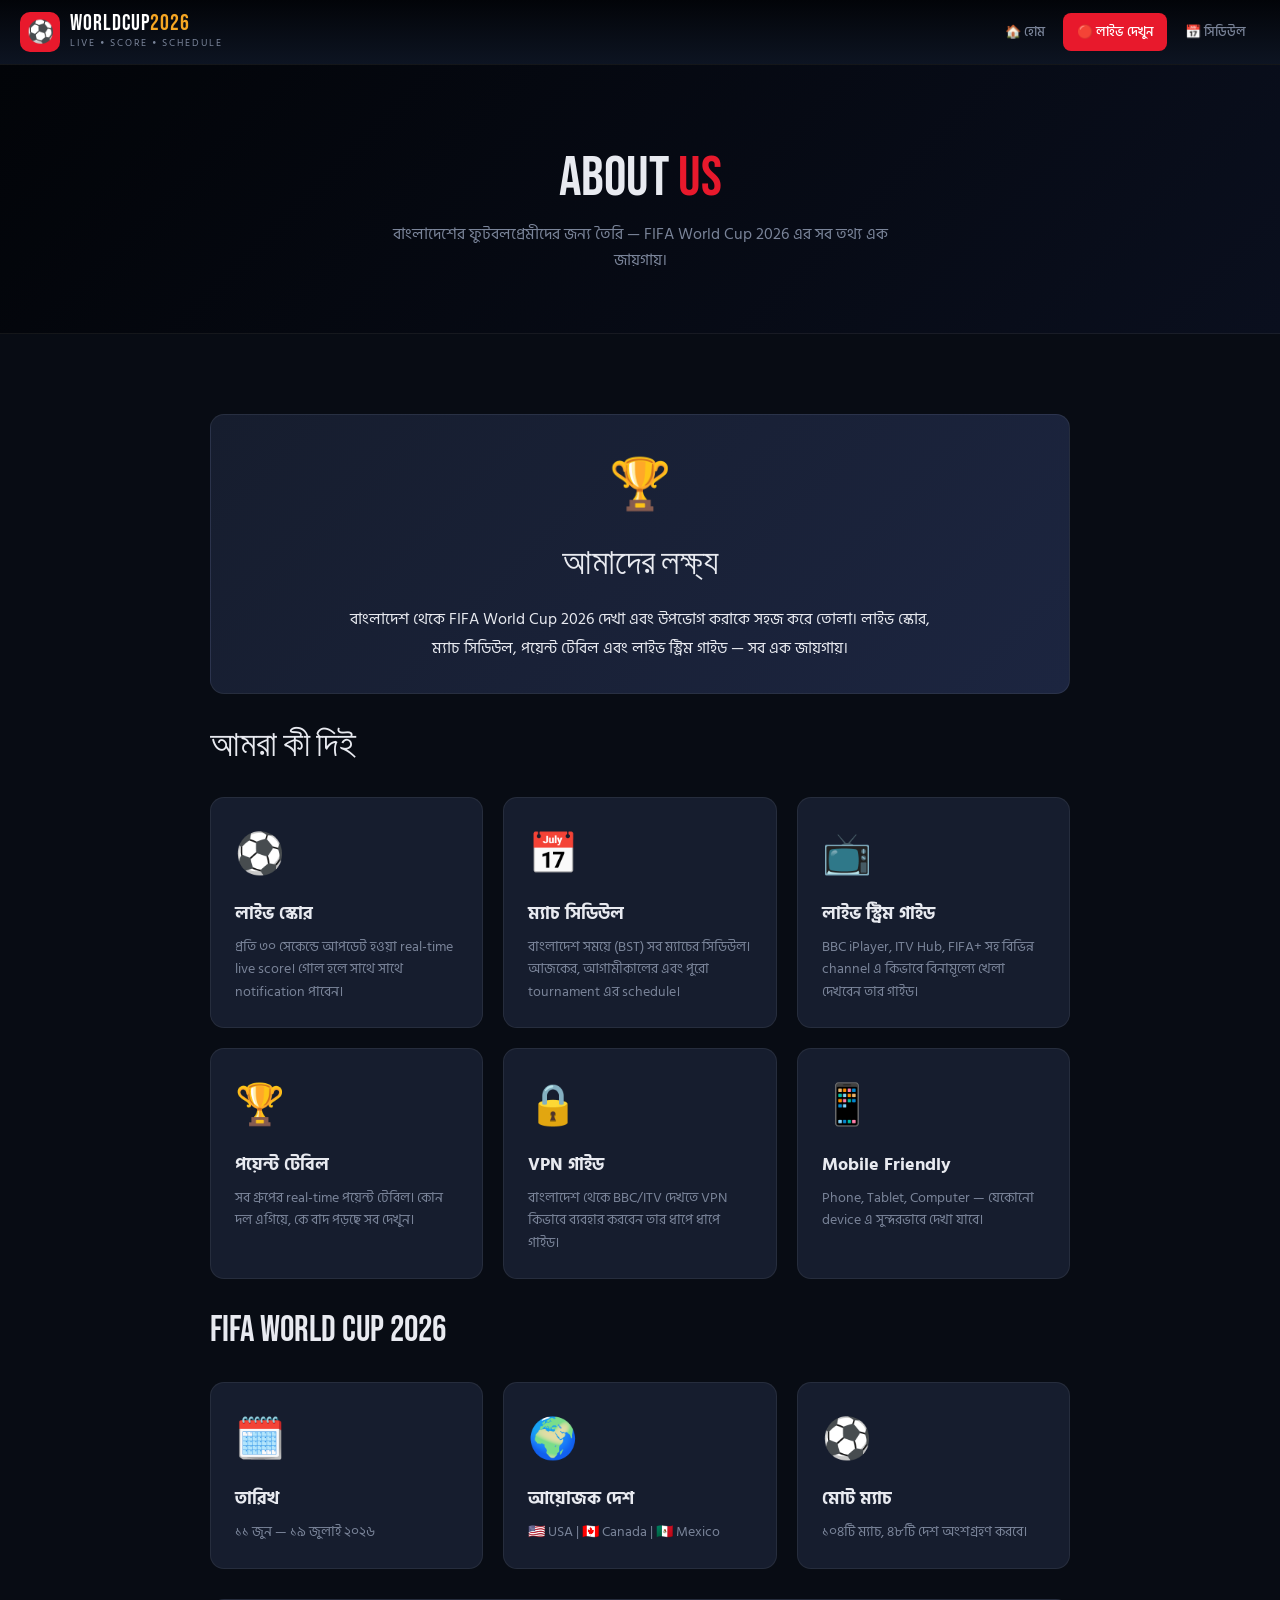
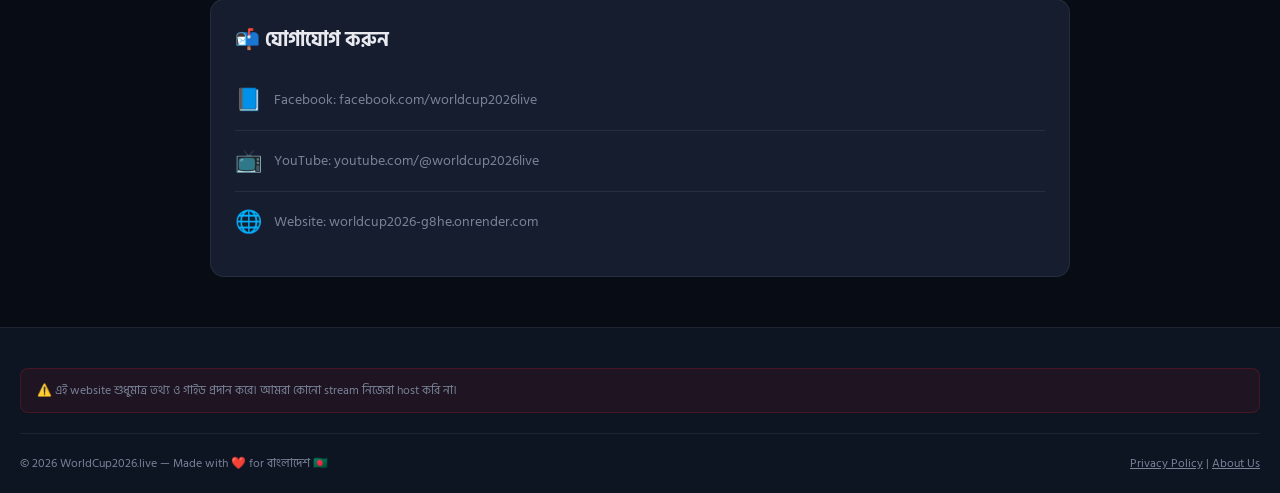
<file: frontend/about.html>
<!doctype html>
<html lang="bn">
  <head>
    <meta charset="UTF-8" />
    <meta name="viewport" content="width=device-width, initial-scale=1.0" />
    <title>About Us — WorldCup2026.live</title>
    <link
      href="https://fonts.googleapis.com/css2?family=Hind+Siliguri:wght@400;500;600;700&family=Bebas+Neue&display=swap"
      rel="stylesheet"
    />
    <link rel="stylesheet" href="css/style.css" />
    <style>
      .page-hero {
        background: linear-gradient(135deg, #020408, #0a0f1e);
        padding: 80px 20px 60px;
        border-bottom: 1px solid var(--border);
        text-align: center;
      }
      .page-title {
        font-family: "Bebas Neue", sans-serif;
        font-size: 56px;
        margin-bottom: 10px;
      }
      .page-title span {
        color: var(--red);
      }
      .page-subtitle {
        color: var(--muted);
        font-size: 16px;
        max-width: 500px;
        margin: 0 auto;
        line-height: 1.6;
      }
      .content-wrap {
        max-width: 900px;
        margin: 0 auto;
        padding: 50px 20px;
      }
      .about-grid {
        display: grid;
        grid-template-columns: repeat(auto-fill, minmax(260px, 1fr));
        gap: 20px;
        margin: 30px 0;
      }
      .about-card {
        background: var(--card);
        border: 1px solid var(--border);
        border-radius: 14px;
        padding: 24px;
      }
      .about-card .icon {
        font-size: 40px;
        margin-bottom: 12px;
      }
      .about-card h3 {
        font-size: 18px;
        font-weight: 700;
        margin-bottom: 8px;
      }
      .about-card p {
        font-size: 14px;
        color: var(--muted);
        line-height: 1.6;
      }
      .section-title2 {
        font-family: "Bebas Neue", sans-serif;
        font-size: 36px;
        margin-bottom: 20px;
      }
      .mission-box {
        background: linear-gradient(135deg, var(--card), var(--card2));
        border: 1px solid var(--border);
        border-radius: 14px;
        padding: 30px;
        margin: 30px 0;
        text-align: center;
      }
      .mission-box p {
        font-size: 16px;
        color: var(--text);
        line-height: 1.8;
        max-width: 600px;
        margin: 0 auto;
      }
      .contact-box {
        background: var(--card);
        border: 1px solid var(--border);
        border-radius: 14px;
        padding: 24px;
        margin-top: 30px;
      }
      .contact-box h3 {
        font-size: 20px;
        font-weight: 700;
        margin-bottom: 14px;
      }
      .contact-item {
        display: flex;
        align-items: center;
        gap: 12px;
        padding: 12px 0;
        border-bottom: 1px solid var(--border);
        font-size: 14px;
        color: var(--muted);
      }
      .contact-item:last-child {
        border-bottom: none;
      }
      .contact-item .ci {
        font-size: 22px;
      }
    </style>
    <!-- Google AdSense -->
    <script
      async
      src="https://pagead2.googlesyndication.com/pagead/js/adsbygoogle.js?client=ca-pub-2718693079071274"
      crossorigin="anonymous"
    ></script>
  </head>
  <body>
    <header>
      <div class="header-inner">
        <a href="index.html" class="logo">
          <div class="logo-icon">⚽</div>
          <div>
            <div class="logo-text">WORLDCUP<span>2026</span></div>
            <div class="logo-sub">LIVE • SCORE • SCHEDULE</div>
          </div>
        </a>
        <nav id="mainNav">
          <a href="index.html">🏠 হোম</a>
          <a href="index.html#watch" class="live-btn">🔴 লাইভ দেখুন</a>
          <a href="index.html#schedule">📅 সিডিউল</a>
        </nav>
      </div>
    </header>

    <div class="page-hero">
      <div class="page-title">ABOUT <span>US</span></div>
      <p class="page-subtitle">
        বাংলাদেশের ফুটবলপ্রেমীদের জন্য তৈরি — FIFA World Cup 2026 এর সব তথ্য এক
        জায়গায়।
      </p>
    </div>

    <div class="content-wrap">
      <!-- MISSION -->
      <div class="mission-box">
        <div style="font-size: 50px; margin-bottom: 16px">🏆</div>
        <div class="section-title2">আমাদের লক্ষ্য</div>
        <p>
          বাংলাদেশ থেকে FIFA World Cup 2026 দেখা এবং উপভোগ করাকে সহজ করে তোলা।
          লাইভ স্কোর, ম্যাচ সিডিউল, পয়েন্ট টেবিল এবং লাইভ স্ট্রিম গাইড — সব এক
          জায়গায়।
        </p>
      </div>

      <!-- FEATURES -->
      <div class="section-title2">আমরা কী দিই</div>
      <div class="about-grid">
        <div class="about-card">
          <div class="icon">⚽</div>
          <h3>লাইভ স্কোর</h3>
          <p>
            প্রতি ৩০ সেকেন্ডে আপডেট হওয়া real-time live score। গোল হলে সাথে
            সাথে notification পাবেন।
          </p>
        </div>
        <div class="about-card">
          <div class="icon">📅</div>
          <h3>ম্যাচ সিডিউল</h3>
          <p>
            বাংলাদেশ সময়ে (BST) সব ম্যাচের সিডিউল। আজকের, আগামীকালের এবং পুরো
            tournament এর schedule।
          </p>
        </div>
        <div class="about-card">
          <div class="icon">📺</div>
          <h3>লাইভ স্ট্রিম গাইড</h3>
          <p>
            BBC iPlayer, ITV Hub, FIFA+ সহ বিভিন্ন channel এ কিভাবে বিনামূল্যে
            খেলা দেখবেন তার গাইড।
          </p>
        </div>
        <div class="about-card">
          <div class="icon">🏆</div>
          <h3>পয়েন্ট টেবিল</h3>
          <p>
            সব গ্রুপের real-time পয়েন্ট টেবিল। কোন দল এগিয়ে, কে বাদ পড়ছে সব
            দেখুন।
          </p>
        </div>
        <div class="about-card">
          <div class="icon">🔒</div>
          <h3>VPN গাইড</h3>
          <p>
            বাংলাদেশ থেকে BBC/ITV দেখতে VPN কিভাবে ব্যবহার করবেন তার ধাপে ধাপে
            গাইড।
          </p>
        </div>
        <div class="about-card">
          <div class="icon">📱</div>
          <h3>Mobile Friendly</h3>
          <p>Phone, Tablet, Computer — যেকোনো device এ সুন্দরভাবে দেখা যাবে।</p>
        </div>
      </div>

      <!-- TOURNAMENT INFO -->
      <div class="section-title2">FIFA World Cup 2026</div>
      <div class="about-grid">
        <div class="about-card">
          <div class="icon">🗓️</div>
          <h3>তারিখ</h3>
          <p>১১ জুন — ১৯ জুলাই ২০২৬</p>
        </div>
        <div class="about-card">
          <div class="icon">🌍</div>
          <h3>আয়োজক দেশ</h3>
          <p>🇺🇸 USA | 🇨🇦 Canada | 🇲🇽 Mexico</p>
        </div>
        <div class="about-card">
          <div class="icon">⚽</div>
          <h3>মোট ম্যাচ</h3>
          <p>১০৪টি ম্যাচ, ৪৮টি দেশ অংশগ্রহণ করবে।</p>
        </div>
      </div>

      <!-- CONTACT -->
      <div class="contact-box">
        <h3>📬 যোগাযোগ করুন</h3>
        <div class="contact-item">
          <span class="ci">📘</span>
          <span>Facebook: facebook.com/worldcup2026live</span>
        </div>
        <div class="contact-item">
          <span class="ci">📺</span>
          <span>YouTube: youtube.com/@worldcup2026live</span>
        </div>
        <div class="contact-item">
          <span class="ci">🌐</span>
          <span>Website: worldcup2026-g8he.onrender.com</span>
        </div>
      </div>
    </div>

    <footer>
      <div class="footer-inner">
        <div class="footer-disclaimer">
          ⚠️ এই website শুধুমাত্র তথ্য ও গাইড প্রদান করে। আমরা কোনো stream
          নিজেরা host করি না।
        </div>
        <div class="footer-bottom">
          <span>© 2026 WorldCup2026.live — Made with ❤️ for বাংলাদেশ 🇧🇩</span>
          <span>
            <a href="privacy-policy.html" style="color: var(--muted)"
              >Privacy Policy</a
            >
            |
            <a href="about.html" style="color: var(--muted)">About Us</a>
          </span>
        </div>
      </div>
    </footer>
    <script
      async
      src="https://www.googletagmanager.com/gtag/js?id=G-X38E1W3PRT"
    ></script>
    <script>
      window.dataLayer = window.dataLayer || [];
      function gtag() {
        dataLayer.push(arguments);
      }
      gtag("js", new Date());
      gtag("config", "G-X38E1W3PRT");
    </script>
  </body>
</html>
</file>
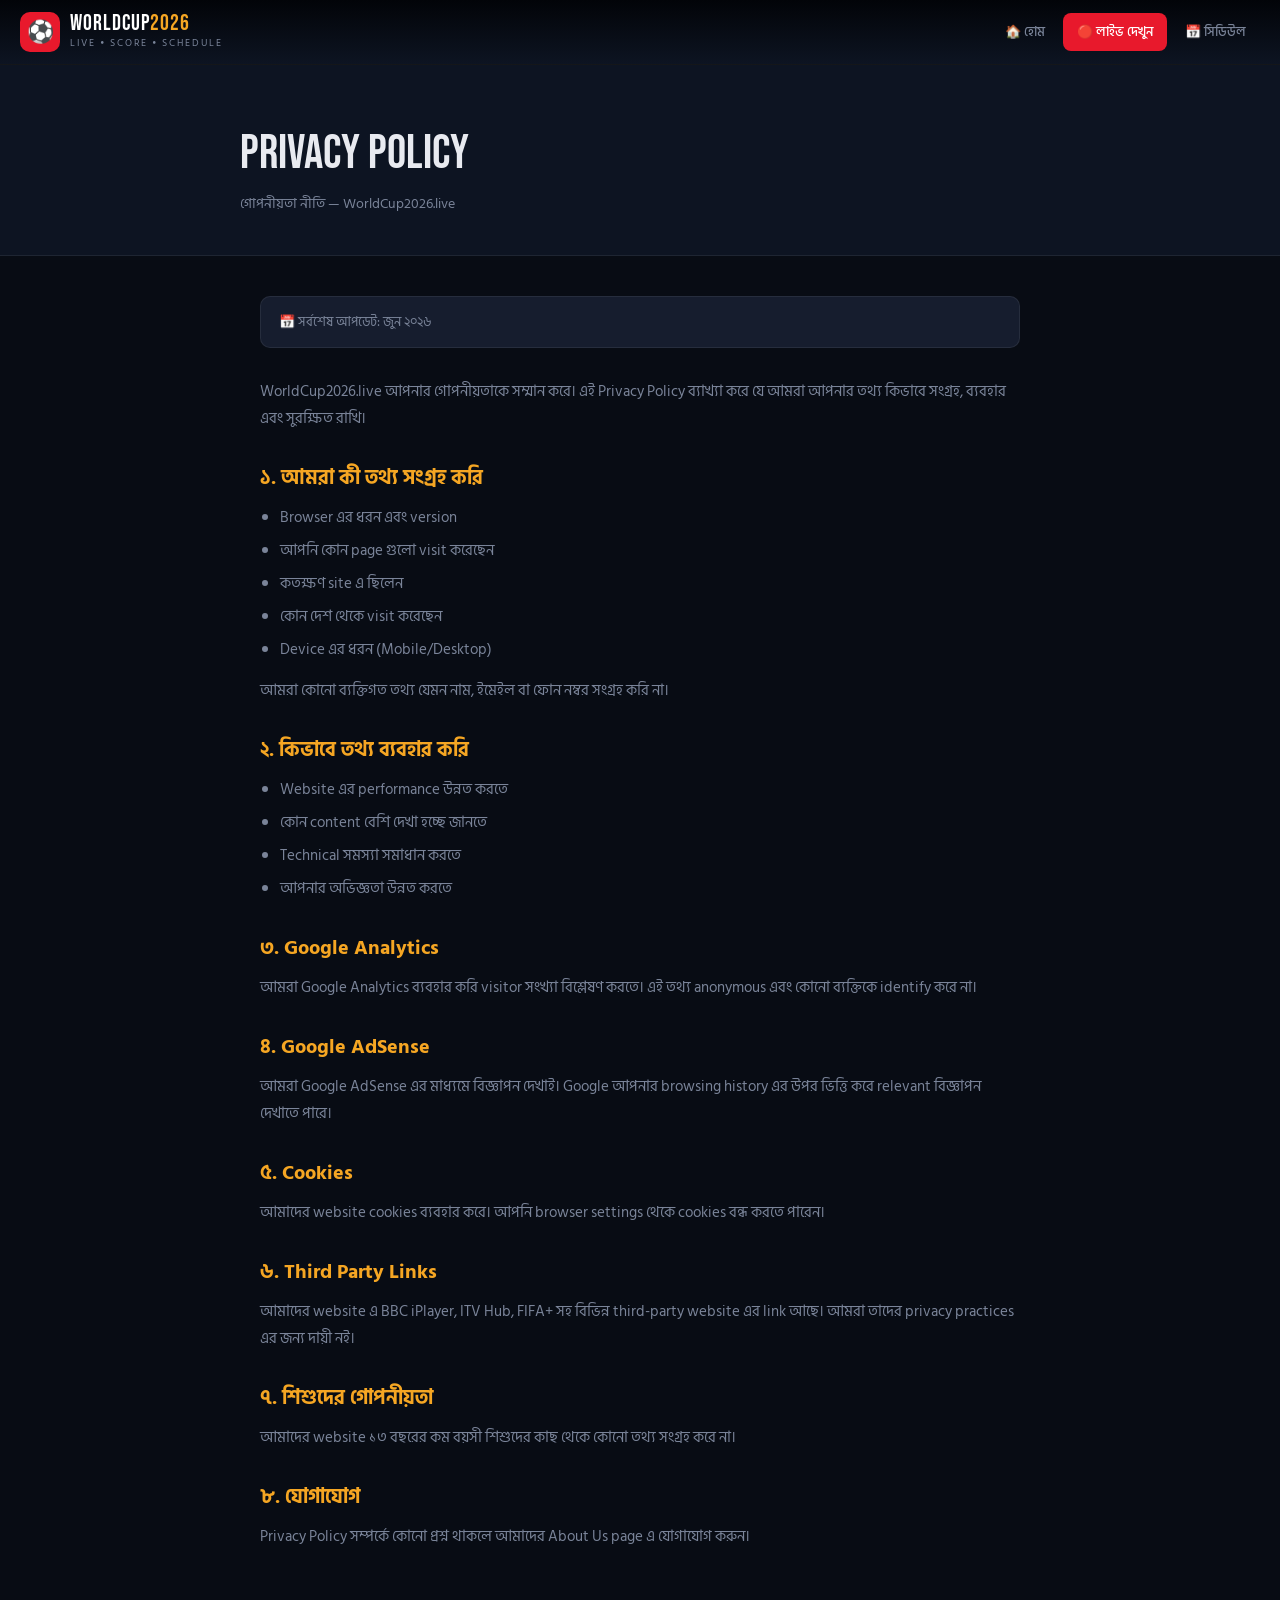
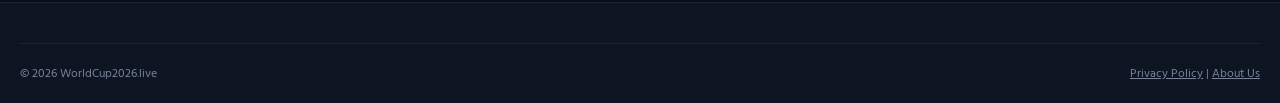
<file: frontend/privacy-policy.html>
<!doctype html>
<html lang="bn">
  <head>
    <meta charset="UTF-8" />
    <meta name="viewport" content="width=device-width, initial-scale=1.0" />
    <title>Privacy Policy — WorldCup2026.live</title>
    <link
      href="https://fonts.googleapis.com/css2?family=Hind+Siliguri:wght@400;500;600;700&family=Bebas+Neue&display=swap"
      rel="stylesheet"
    />
    <link rel="stylesheet" href="css/style.css" />
    <style>
      .page-hero {
        background: var(--dark2);
        padding: 60px 20px 40px;
        border-bottom: 1px solid var(--border);
      }
      .page-title {
        font-family: "Bebas Neue", sans-serif;
        font-size: 48px;
        margin-bottom: 10px;
      }
      .page-subtitle {
        color: var(--muted);
        font-size: 14px;
      }
      .content-wrap {
        max-width: 800px;
        margin: 0 auto;
        padding: 40px 20px;
      }
      .content-wrap h2 {
        font-size: 20px;
        font-weight: 700;
        margin: 30px 0 10px;
        color: var(--gold);
      }
      .content-wrap p {
        font-size: 15px;
        color: var(--muted);
        line-height: 1.8;
        margin-bottom: 12px;
      }
      .content-wrap ul {
        padding-left: 20px;
        margin-bottom: 14px;
      }
      .content-wrap ul li {
        font-size: 15px;
        color: var(--muted);
        line-height: 1.8;
        margin-bottom: 6px;
      }
      .updated-box {
        background: var(--card);
        border: 1px solid var(--border);
        border-radius: 10px;
        padding: 14px 18px;
        font-size: 13px;
        color: var(--muted);
        margin-bottom: 30px;
      }
    </style>
    <!-- Google AdSense -->
    <script
      async
      src="https://pagead2.googlesyndication.com/pagead/js/adsbygoogle.js?client=ca-pub-2718693079071274"
      crossorigin="anonymous"
    ></script>
  </head>
  <body>
    <header>
      <div class="header-inner">
        <a href="index.html" class="logo">
          <div class="logo-icon">⚽</div>
          <div>
            <div class="logo-text">WORLDCUP<span>2026</span></div>
            <div class="logo-sub">LIVE • SCORE • SCHEDULE</div>
          </div>
        </a>
        <nav id="mainNav">
          <a href="index.html">🏠 হোম</a>
          <a href="index.html#watch" class="live-btn">🔴 লাইভ দেখুন</a>
          <a href="index.html#schedule">📅 সিডিউল</a>
        </nav>
      </div>
    </header>

    <div class="page-hero">
      <div style="max-width: 800px; margin: 0 auto">
        <div class="page-title">Privacy Policy</div>
        <div class="page-subtitle">গোপনীয়তা নীতি — WorldCup2026.live</div>
      </div>
    </div>

    <div class="content-wrap">
      <div class="updated-box">📅 সর্বশেষ আপডেট: জুন ২০২৬</div>

      <p>
        WorldCup2026.live আপনার গোপনীয়তাকে সম্মান করে। এই Privacy Policy
        ব্যাখ্যা করে যে আমরা আপনার তথ্য কিভাবে সংগ্রহ, ব্যবহার এবং সুরক্ষিত
        রাখি।
      </p>

      <h2>১. আমরা কী তথ্য সংগ্রহ করি</h2>
      <ul>
        <li>Browser এর ধরন এবং version</li>
        <li>আপনি কোন page গুলো visit করেছেন</li>
        <li>কতক্ষণ site এ ছিলেন</li>
        <li>কোন দেশ থেকে visit করেছেন</li>
        <li>Device এর ধরন (Mobile/Desktop)</li>
      </ul>
      <p>
        আমরা কোনো ব্যক্তিগত তথ্য যেমন নাম, ইমেইল বা ফোন নম্বর সংগ্রহ করি না।
      </p>

      <h2>২. কিভাবে তথ্য ব্যবহার করি</h2>
      <ul>
        <li>Website এর performance উন্নত করতে</li>
        <li>কোন content বেশি দেখা হচ্ছে জানতে</li>
        <li>Technical সমস্যা সমাধান করতে</li>
        <li>আপনার অভিজ্ঞতা উন্নত করতে</li>
      </ul>

      <h2>৩. Google Analytics</h2>
      <p>
        আমরা Google Analytics ব্যবহার করি visitor সংখ্যা বিশ্লেষণ করতে। এই তথ্য
        anonymous এবং কোনো ব্যক্তিকে identify করে না।
      </p>

      <h2>৪. Google AdSense</h2>
      <p>
        আমরা Google AdSense এর মাধ্যমে বিজ্ঞাপন দেখাই। Google আপনার browsing
        history এর উপর ভিত্তি করে relevant বিজ্ঞাপন দেখাতে পারে।
      </p>

      <h2>৫. Cookies</h2>
      <p>
        আমাদের website cookies ব্যবহার করে। আপনি browser settings থেকে cookies
        বন্ধ করতে পারেন।
      </p>

      <h2>৬. Third Party Links</h2>
      <p>
        আমাদের website এ BBC iPlayer, ITV Hub, FIFA+ সহ বিভিন্ন third-party
        website এর link আছে। আমরা তাদের privacy practices এর জন্য দায়ী নই।
      </p>

      <h2>৭. শিশুদের গোপনীয়তা</h2>
      <p>
        আমাদের website ১৩ বছরের কম বয়সী শিশুদের কাছ থেকে কোনো তথ্য সংগ্রহ করে
        না।
      </p>

      <h2>৮. যোগাযোগ</h2>
      <p>
        Privacy Policy সম্পর্কে কোনো প্রশ্ন থাকলে আমাদের About Us page এ যোগাযোগ
        করুন।
      </p>
    </div>

    <footer>
      <div class="footer-inner">
        <div class="footer-bottom">
          <span>© 2026 WorldCup2026.live</span>
          <span>
            <a href="privacy-policy.html" style="color: var(--muted)"
              >Privacy Policy</a
            >
            |
            <a href="about.html" style="color: var(--muted)">About Us</a>
          </span>
        </div>
      </div>
    </footer>
    <script
      async
      src="https://www.googletagmanager.com/gtag/js?id=G-X38E1W3PRT"
    ></script>
    <script>
      window.dataLayer = window.dataLayer || [];
      function gtag() {
        dataLayer.push(arguments);
      }
      gtag("js", new Date());
      gtag("config", "G-X38E1W3PRT");
    </script>
  </body>
</html>
</file>
<file: frontend/css/style.css>
/* ==========================================
   WorldCup2026 - Main Stylesheet
   File: frontend/css/style.css
   ========================================== */

/* ---------- CSS VARIABLES ---------- */
:root {
  --red: #e8192c;
  --gold: #f5a623;
  --dark: #080c14;
  --dark2: #0d1422;
  --dark3: #111827;
  --card: #161d2e;
  --card2: #1c2540;
  --border: rgba(255, 255, 255, 0.07);
  --text: #e8eaf0;
  --muted: #7a8499;
  --green: #00d46a;
  --blue: #1a6ef5;
}

/* ---------- RESET ---------- */
* { margin: 0; padding: 0; box-sizing: border-box; }
html { scroll-behavior: smooth; }
body {
  font-family: 'Hind Siliguri', sans-serif;
  background: var(--dark);
  color: var(--text);
  overflow-x: hidden;
}

/* ---------- SCROLLBAR ---------- */
::-webkit-scrollbar { width: 6px; }
::-webkit-scrollbar-track { background: var(--dark2); }
::-webkit-scrollbar-thumb { background: var(--red); border-radius: 3px; }

/* ---------- TICKER ---------- */
.ticker-wrap {
  background: var(--red);
  padding: 8px 0;
  overflow: hidden;
  white-space: nowrap;
}
.ticker-content {
  display: inline-block;
  animation: ticker 40s linear infinite;
  font-size: 13px;
  font-weight: 600;
  letter-spacing: .5px;
}
.ticker-content span { margin: 0 40px; }
.ticker-content .dot { color: var(--gold); }
@keyframes ticker {
  0% { transform: translateX(100vw); }
  100% { transform: translateX(-100%); }
}

/* ---------- HEADER ---------- */
header {
  background: linear-gradient(180deg, #020408 0%, var(--dark2) 100%);
  border-bottom: 1px solid var(--border);
  position: sticky;
  top: 0;
  z-index: 1000;
  backdrop-filter: blur(20px);
}
.header-inner {
  max-width: 1400px;
  margin: 0 auto;
  padding: 0 20px;
  display: flex;
  align-items: center;
  justify-content: space-between;
  height: 64px;
}

/* ---------- LOGO ---------- */
.logo { display: flex; align-items: center; gap: 10px; text-decoration: none; }
.logo-icon {
  width: 40px; height: 40px;
  background: var(--red);
  border-radius: 10px;
  display: flex; align-items: center; justify-content: center;
  font-size: 22px;
}
.logo-text {
  font-family: 'Bebas Neue', sans-serif;
  font-size: 22px; color: white; letter-spacing: 1px; line-height: 1;
}
.logo-text span { color: var(--gold); }
.logo-sub { font-size: 10px; color: var(--muted); letter-spacing: 2px; }

/* ---------- NAV ---------- */
nav#mainNav { display: flex; gap: 4px; }
nav#mainNav a {
  color: var(--muted);
  text-decoration: none;
  font-size: 13px; font-weight: 500;
  padding: 8px 14px; border-radius: 8px;
  transition: all .2s;
  display: flex; align-items: center; gap: 5px;
}
nav#mainNav a:hover, nav#mainNav a.active {
  color: white; background: rgba(255,255,255,.08);
}
nav#mainNav a.live-btn {
  background: var(--red); color: white;
  animation: pulse-btn 2s infinite;
}
@keyframes pulse-btn {
  0%,100% { box-shadow: 0 0 0 0 rgba(232,25,44,.5); }
  50% { box-shadow: 0 0 0 8px rgba(232,25,44,0); }
}
.hamburger { display: none; cursor: pointer; font-size: 22px; color: white; }

/* ---------- HERO ---------- */
.hero {
  position: relative;
  background: linear-gradient(135deg, #020408 0%, #0a0f1e 50%, #080c14 100%);
  padding: 60px 20px 40px;
  overflow: hidden;
}
.hero::before {
  content: '';
  position: absolute; top: -50%; left: -20%;
  width: 600px; height: 600px;
  background: radial-gradient(circle, rgba(232,25,44,.12) 0%, transparent 70%);
  pointer-events: none;
}
.hero-inner { max-width: 1400px; margin: 0 auto; position: relative; z-index: 1; }
.hero-badge {
  display: inline-flex; align-items: center; gap: 6px;
  background: rgba(232,25,44,.15);
  border: 1px solid rgba(232,25,44,.3);
  color: #ff6b7a; font-size: 12px; font-weight: 600;
  padding: 5px 12px; border-radius: 20px;
  margin-bottom: 16px; letter-spacing: 1px;
}
.live-dot {
  width: 7px; height: 7px;
  background: var(--red); border-radius: 50%;
  animation: blink 1s infinite;
}
@keyframes blink { 0%,100%{opacity:1} 50%{opacity:.3} }
.hero h1 {
  font-family: 'Bebas Neue', sans-serif;
  font-size: clamp(40px, 8vw, 90px);
  line-height: .9; margin-bottom: 16px; letter-spacing: 2px;
}
.hero h1 .white { color: white; }
.hero h1 .red { color: var(--red); }
.hero h1 .gold { color: var(--gold); }
.hero-sub { font-size: 16px; color: var(--muted); margin-bottom: 20px; max-width: 500px; line-height: 1.6; }
.hero-stats { display: flex; gap: 30px; flex-wrap: wrap; margin-top: 20px; }
.stat-item { text-align: center; }
.stat-num { font-family: 'Bebas Neue', sans-serif; font-size: 36px; color: var(--gold); line-height: 1; }
.stat-label { font-size: 12px; color: var(--muted); margin-top: 2px; }

/* ---------- COUNTDOWN ---------- */
.countdown-wrap { display: flex; gap: 12px; flex-wrap: wrap; }
.count-box {
  background: var(--card); border: 1px solid var(--border);
  border-radius: 12px; padding: 14px 18px; text-align: center; min-width: 75px;
}
.count-num { font-family: 'Bebas Neue', sans-serif; font-size: 38px; color: var(--red); line-height: 1; }
.count-label { font-size: 11px; color: var(--muted); margin-top: 4px; letter-spacing: 1px; }

/* ---------- LIVE SCORE STRIP ---------- */
.live-strip {
  background: var(--dark2);
  border-top: 1px solid var(--border);
  border-bottom: 1px solid var(--border);
  overflow-x: auto; scrollbar-width: none;
}
.live-strip::-webkit-scrollbar { display: none; }
.live-strip-inner { display: flex; align-items: stretch; min-width: max-content; padding: 0 20px; }
.score-card {
  display: flex; align-items: center; gap: 14px;
  padding: 14px 22px; border-right: 1px solid var(--border);
  cursor: pointer; transition: background .2s; min-width: 280px;
}
.score-card:hover { background: rgba(255,255,255,.04); }
.score-card.live-now { background: rgba(232,25,44,.06); }
.score-team { display: flex; align-items: center; gap: 8px; flex: 1; }
.team-flag { font-size: 22px; }
.team-name { font-size: 13px; font-weight: 600; }
.score-box { display: flex; align-items: center; gap: 8px; text-align: center; }
.score-num { font-family: 'Bebas Neue', sans-serif; font-size: 26px; color: white; min-width: 18px; }
.score-sep { color: var(--muted); font-size: 14px; }
.score-status { font-size: 10px; font-weight: 700; padding: 3px 7px; border-radius: 4px; letter-spacing: 1px; }
.status-live { background: var(--red); color: white; animation: blink 1.5s infinite; }
.status-ft { background: var(--dark3); color: var(--muted); }
.status-upcoming { background: rgba(26,110,245,.2); color: #6aaaf5; }

/* ---------- SECTIONS ---------- */
.section { padding: 50px 20px; }
.section-inner { max-width: 1400px; margin: 0 auto; }
.bg-dark2 { background: var(--dark2); }
.section-header { display: flex; align-items: center; justify-content: space-between; margin-bottom: 28px; }
.section-title { font-family: 'Bebas Neue', sans-serif; font-size: 32px; letter-spacing: 1px; display: flex; align-items: center; gap: 10px; }
.section-title .icon { font-size: 26px; }

/* ---------- TABS ---------- */
.tabs {
  display: flex; gap: 6px; margin-bottom: 24px;
  background: var(--dark2); padding: 6px; border-radius: 12px;
  border: 1px solid var(--border); overflow-x: auto; scrollbar-width: none;
}
.tabs::-webkit-scrollbar { display: none; }
.tab-btn {
  padding: 10px 18px; background: transparent; border: none;
  color: var(--muted); font-family: 'Hind Siliguri', sans-serif;
  font-size: 13px; font-weight: 500; border-radius: 8px;
  cursor: pointer; transition: all .2s; white-space: nowrap;
}
.tab-btn.active { background: var(--red); color: white; }
.tab-content { display: none; }
.tab-content.active { display: block; }

/* ---------- VPN BANNER ---------- */
.vpn-banner {
  background: linear-gradient(135deg, #0f1f3d, #1a2d52);
  border: 1px solid rgba(26,110,245,.3);
  border-radius: 14px; padding: 22px;
  margin-bottom: 24px;
  display: flex; align-items: center; gap: 20px; flex-wrap: wrap;
}
.vpn-icon { font-size: 38px; }
.vpn-text h3 { font-size: 17px; font-weight: 700; margin-bottom: 4px; }
.vpn-text p { font-size: 13px; color: var(--muted); line-height: 1.5; }
.vpn-btn {
  margin-left: auto; padding: 12px 22px;
  background: linear-gradient(135deg, #1a6ef5, #0d4db5);
  border: none; border-radius: 10px; color: white;
  font-family: 'Hind Siliguri', sans-serif;
  font-size: 14px; font-weight: 700; cursor: pointer;
  white-space: nowrap; transition: transform .2s;
}
.vpn-btn:hover { transform: scale(1.04); }

/* ---------- WATCH CARDS ---------- */
.watch-grid { display: grid; grid-template-columns: repeat(auto-fill, minmax(290px, 1fr)); gap: 16px; }
.watch-card {
  background: var(--card); border: 1px solid var(--border);
  border-radius: 14px; overflow: hidden;
  transition: transform .2s, border-color .2s; cursor: pointer;
}
.watch-card:hover { transform: translateY(-4px); border-color: rgba(232,25,44,.4); }
.watch-thumb {
  background: linear-gradient(135deg, #0d1422, #1c2540);
  height: 160px; display: flex; align-items: center; justify-content: center;
  position: relative; overflow: hidden;
}
.play-btn {
  width: 58px; height: 58px; background: rgba(232,25,44,.9);
  border-radius: 50%; display: flex; align-items: center; justify-content: center;
  font-size: 22px; z-index: 1; transition: transform .2s, background .2s;
}
.watch-card:hover .play-btn { transform: scale(1.1); background: var(--red); }
.quality-badge {
  position: absolute; top: 10px; right: 10px;
  background: var(--gold); color: #000;
  font-size: 10px; font-weight: 700; padding: 3px 7px; border-radius: 4px; letter-spacing: 1px;
}
.channel-badge {
  position: absolute; top: 10px; left: 10px;
  background: rgba(0,0,0,.7); color: white;
  font-size: 11px; font-weight: 600; padding: 3px 8px; border-radius: 4px;
}
.watch-info { padding: 16px; }
.watch-title { font-size: 15px; font-weight: 600; margin-bottom: 6px; }
.watch-meta { display: flex; align-items: center; justify-content: space-between; font-size: 12px; color: var(--muted); }
.watch-action {
  width: 100%; margin-top: 10px; padding: 10px;
  background: var(--red); border: none; border-radius: 8px;
  color: white; font-family: 'Hind Siliguri', sans-serif;
  font-size: 14px; font-weight: 600; cursor: pointer;
  transition: background .2s; display: flex; align-items: center; justify-content: center; gap: 6px;
}
.watch-action:hover { background: #c9111e; }
.watch-action.secondary { background: var(--card2); color: var(--text); margin-top: 8px; }
.watch-action.secondary:hover { background: rgba(255,255,255,.1); }
.mobile-stream-box { background: var(--card); border: 1px solid var(--border); border-radius: 14px; padding: 30px; text-align: center; }
.mobile-stream-box h3 { font-size: 20px; margin-bottom: 10px; }
.mobile-stream-box p { color: var(--muted); font-size: 14px; max-width: 400px; margin: 0 auto 20px; line-height: 1.6; }

/* ---------- SCHEDULE ---------- */
.schedule-date-header {
  background: var(--dark2); border: 1px solid var(--border);
  border-radius: 10px; padding: 12px 20px; margin-bottom: 12px;
  font-size: 14px; font-weight: 700; color: var(--gold);
  display: flex; align-items: center; gap: 8px;
}
.match-row {
  background: var(--card); border: 1px solid var(--border);
  border-radius: 12px; padding: 16px 20px; margin-bottom: 10px;
  display: grid; grid-template-columns: 1fr auto 1fr auto;
  align-items: center; gap: 16px;
  transition: border-color .2s, background .2s; cursor: pointer;
}
.match-row:hover { border-color: rgba(232,25,44,.3); background: var(--card2); }
.match-team { display: flex; align-items: center; gap: 10px; }
.match-team.right { flex-direction: row-reverse; text-align: right; }
.match-team-flag { font-size: 26px; }
.match-team-name { font-size: 14px; font-weight: 600; }
.match-team-sub { font-size: 11px; color: var(--muted); }
.match-center { text-align: center; }
.match-time { font-family: 'Bebas Neue', sans-serif; font-size: 20px; color: var(--gold); line-height: 1; }
.match-live-badge {
  background: var(--red); color: white; font-size: 10px; font-weight: 700;
  padding: 3px 8px; border-radius: 20px; animation: blink 1.5s infinite;
  display: inline-block; margin-top: 4px;
}
.match-watch-btn {
  padding: 8px 14px; background: var(--red); border: none;
  border-radius: 8px; color: white; font-family: 'Hind Siliguri', sans-serif;
  font-size: 12px; font-weight: 600; cursor: pointer; white-space: nowrap; transition: background .2s;
}
.match-watch-btn:hover { background: #c9111e; }
.match-watch-btn.upcoming { background: transparent; border: 1px solid var(--border); color: var(--muted); }

/* ---------- STANDINGS TABLE ---------- */
.standings-table {
  width: 100%; border-collapse: collapse;
  background: var(--card); border-radius: 12px;
  overflow: hidden; border: 1px solid var(--border);
}
.standings-table th {
  background: var(--dark2); padding: 12px 14px;
  font-size: 11px; font-weight: 700; color: var(--muted);
  text-align: center; letter-spacing: 1px; border-bottom: 1px solid var(--border);
}
.standings-table th:first-child { text-align: left; padding-left: 16px; }
.standings-table td { padding: 13px 14px; font-size: 13px; text-align: center; border-bottom: 1px solid var(--border); }
.standings-table tr:last-child td { border-bottom: none; }
.standings-table td:first-child { text-align: left; padding-left: 16px; }
.standings-table tr:hover td { background: rgba(255,255,255,.03); }
.team-cell { display: flex; align-items: center; gap: 10px; }
.team-pos { width: 22px; height: 22px; border-radius: 50%; display: flex; align-items: center; justify-content: center; font-size: 11px; font-weight: 700; background: var(--dark2); }
.team-pos.qualify { background: rgba(0,212,106,.15); color: var(--green); }
.team-pos.danger { background: rgba(232,25,44,.15); color: var(--red); }
.pts-cell { font-weight: 700; color: white; }
.form-dots { display: flex; gap: 3px; justify-content: center; }
.form-dot { width: 8px; height: 8px; border-radius: 50%; }
.form-w { background: var(--green); }
.form-d { background: var(--gold); }
.form-l { background: var(--red); }
.standings-legend { margin-top: 10px; display: flex; gap: 16px; font-size: 12px; color: var(--muted); }

/* ---------- VPN STEPS ---------- */
.vpn-steps { display: grid; gap: 12px; }
.vpn-step { background: var(--card); border: 1px solid var(--border); border-radius: 10px; padding: 16px; display: flex; gap: 14px; align-items: flex-start; }
.step-num { width: 32px; height: 32px; background: var(--red); border-radius: 50%; display: flex; align-items: center; justify-content: center; font-family: 'Bebas Neue', sans-serif; font-size: 18px; flex-shrink: 0; }
.step-text h4 { font-size: 14px; font-weight: 600; margin-bottom: 4px; }
.step-text p { font-size: 13px; color: var(--muted); line-height: 1.5; }
.step-link { display: inline-block; margin-top: 8px; padding: 7px 14px; background: linear-gradient(135deg, #1a6ef5, #0d4db5); border-radius: 6px; color: white; text-decoration: none; font-size: 12px; font-weight: 600; margin-right: 6px; }

/* ---------- MODAL ---------- */
.modal-overlay { position: fixed; inset: 0; background: rgba(0,0,0,.85); z-index: 9999; display: none; align-items: center; justify-content: center; padding: 20px; backdrop-filter: blur(8px); }
.modal-overlay.open { display: flex; }
.modal { background: var(--dark2); border: 1px solid var(--border); border-radius: 16px; width: 100%; max-width: 680px; max-height: 90vh; overflow-y: auto; }
.modal-header { padding: 20px 24px; border-bottom: 1px solid var(--border); display: flex; align-items: center; justify-content: space-between; }
.modal-title { font-family: 'Bebas Neue', sans-serif; font-size: 24px; }
.modal-close { width: 32px; height: 32px; background: rgba(255,255,255,.08); border: none; border-radius: 8px; color: white; font-size: 18px; cursor: pointer; display: flex; align-items: center; justify-content: center; }
.modal-body { padding: 24px; }
.stream-options { display: grid; gap: 12px; }
.stream-option { background: var(--card); border: 1px solid var(--border); border-radius: 10px; padding: 16px 18px; display: flex; align-items: center; justify-content: space-between; }
.stream-option:hover { border-color: var(--red); }
.stream-info { display: flex; align-items: center; gap: 12px; }
.stream-icon { font-size: 28px; }
.stream-name { font-size: 15px; font-weight: 600; }
.stream-desc { font-size: 12px; color: var(--muted); margin-top: 2px; }
.stream-quality { font-size: 11px; font-weight: 700; padding: 3px 8px; border-radius: 4px; background: rgba(0,212,106,.15); color: var(--green); }
.stream-go-btn { padding: 8px 18px; background: var(--red); border: none; border-radius: 8px; color: white; font-family: 'Hind Siliguri', sans-serif; font-size: 13px; font-weight: 600; cursor: pointer; }
.stream-go-btn:hover { background: #c9111e; }

/* ---------- FOOTER ---------- */
footer { background: var(--dark2); border-top: 1px solid var(--border); padding: 40px 20px 20px; }
.footer-inner { max-width: 1400px; margin: 0 auto; }
.footer-disclaimer { background: rgba(232,25,44,.08); border: 1px solid rgba(232,25,44,.2); border-radius: 8px; padding: 12px 16px; font-size: 12px; color: var(--muted); margin-bottom: 20px; line-height: 1.6; }
.footer-grid { display: grid; grid-template-columns: 2fr 1fr 1fr 1fr; gap: 36px; margin-bottom: 28px; }
.footer-brand p { font-size: 13px; color: var(--muted); margin-top: 12px; line-height: 1.6; }
.footer-col h4 { font-size: 14px; font-weight: 700; margin-bottom: 14px; color: white; }
.footer-col a { display: block; color: var(--muted); text-decoration: none; font-size: 13px; margin-bottom: 8px; transition: color .2s; }
.footer-col a:hover { color: var(--gold); }
.footer-bottom { border-top: 1px solid var(--border); padding-top: 20px; display: flex; align-items: center; justify-content: space-between; font-size: 12px; color: var(--muted); flex-wrap: wrap; gap: 10px; }

/* ---------- MOBILE NAV ---------- */
.mobile-nav { display: none; position: fixed; bottom: 0; left: 0; right: 0; background: var(--dark2); border-top: 1px solid var(--border); z-index: 999; padding: 8px 0 calc(8px + env(safe-area-inset-bottom)); }
.mobile-nav-inner { display: flex; justify-content: space-around; }
.mobile-nav-item { display: flex; flex-direction: column; align-items: center; gap: 3px; color: var(--muted); text-decoration: none; font-size: 10px; font-weight: 500; padding: 6px 10px; }
.mobile-nav-item.active { color: var(--red); }
.mobile-nav-item span:first-child { font-size: 20px; }

/* ---------- TOAST ---------- */
.toast { position: fixed; bottom: 80px; right: 20px; background: var(--card2); border: 1px solid var(--border); border-radius: 12px; padding: 14px 18px; display: flex; align-items: center; gap: 10px; z-index: 9998; transform: translateX(200%); transition: transform .3s; max-width: 300px; box-shadow: 0 10px 40px rgba(0,0,0,.5); }
.toast.show { transform: translateX(0); }
.toast-icon { font-size: 24px; }
.toast-text h4 { font-size: 13px; font-weight: 600; }
.toast-text p { font-size: 12px; color: var(--muted); }

/* ---------- AD BANNER ---------- */
.ad-banner { background: linear-gradient(135deg, var(--dark2), var(--card)); border: 1px dashed rgba(255,255,255,.1); border-radius: 10px; padding: 20px; text-align: center; color: var(--muted); font-size: 12px; margin: 16px 0; }

/* ---------- INFO BOX ---------- */
.info-box { padding: 14px 16px; border-radius: 10px; font-size: 13px; margin-top: 14px; }
.info-box.yellow { background: rgba(245,166,35,.1); border: 1px solid rgba(245,166,35,.3); color: var(--muted); }
.info-box.blue { background: rgba(26,110,245,.1); border: 1px solid rgba(26,110,245,.3); color: var(--muted); }

/* ---------- RESPONSIVE ---------- */
@media (max-width: 900px) {
  .footer-grid { grid-template-columns: 1fr 1fr; }
  nav#mainNav { display: none; }
  .hamburger { display: block; }
  .mobile-nav { display: block; }
  body { padding-bottom: 70px; }
}
@media (max-width: 600px) {
  .match-row { grid-template-columns: 1fr auto 1fr; }
  .match-row .match-watch-btn { display: none; }
  .footer-grid { grid-template-columns: 1fr; }
  .vpn-banner { flex-direction: column; }
  .vpn-btn { margin-left: 0; width: 100%; }
  .watch-grid { grid-template-columns: 1fr; }
  .hero-stats { gap: 16px; }
}

/* ==========================================
   MOBILE TABLE FIX
   ========================================== */
@media (max-width: 600px) {
  /* Table scroll wrapper */
  #standingsContent { overflow-x: auto; -webkit-overflow-scrolling: touch; }

  .standings-table { font-size: 11px; min-width: 340px; }
  .standings-table th,
  .standings-table td { padding: 8px 5px; }
  .standings-table th:first-child,
  .standings-table td:first-child { padding-left: 8px; }

  /* D, L, GF, GA, ফর্ম column লুকাও */
  .standings-table th:nth-child(5),
  .standings-table td:nth-child(5),
  .standings-table th:nth-child(6),
  .standings-table td:nth-child(6),
  .standings-table th:nth-child(7),
  .standings-table td:nth-child(7),
  .standings-table th:nth-child(8),
  .standings-table td:nth-child(8),
  .standings-table th:nth-child(11),
  .standings-table td:nth-child(11) { display: none; }

  /* Team name ছোট */
  .team-cell { gap: 4px; }
  .team-cell span:last-child {
    font-size: 11px;
    max-width: 65px;
    overflow: hidden;
    text-overflow: ellipsis;
    white-space: nowrap;
  }

  /* Position circle */
  .team-pos { width: 18px; height: 18px; font-size: 10px; }
}

/* ==========================================
   LIVE PLAYER SECTION
   ========================================== */
.live-player-section {
  background: #000;
  padding: 30px 20px;
  border-bottom: 1px solid var(--border);
}
.live-player-inner { max-width: 1200px; margin: 0 auto; }
.live-player-header {
  display: flex; align-items: center;
  justify-content: space-between;
  margin-bottom: 16px; flex-wrap: wrap; gap: 10px;
}
.live-player-title {
  font-family: 'Bebas Neue', sans-serif;
  font-size: 28px; display: flex;
  align-items: center; gap: 10px;
}
.live-badge-big {
  background: var(--red); color: white;
  font-size: 12px; font-weight: 700;
  padding: 4px 10px; border-radius: 4px;
  animation: blink 1.5s infinite;
  font-family: 'Hind Siliguri', sans-serif;
}
.player-wrap {
  position: relative;
  padding-bottom: 56.25%;
  height: 0; overflow: hidden;
  border-radius: 12px;
  background: var(--dark2);
  border: 1px solid var(--border);
}
.player-wrap iframe {
  position: absolute;
  top: 0; left: 0;
  width: 100%; height: 100%;
  border: none; border-radius: 12px;
}
.no-match-box {
  position: absolute;
  top: 0; left: 0; right: 0; bottom: 0;
  display: flex; flex-direction: column;
  align-items: center; justify-content: center;
  gap: 12px; color: var(--muted);
}
.no-match-box .icon { font-size: 60px; }
.no-match-box h3 { font-size: 20px; color: white; }
.no-match-box p { font-size: 14px; text-align: center; max-width: 300px; line-height: 1.6; }
.stream-tabs {
  display: flex; gap: 8px;
  margin-top: 14px; flex-wrap: wrap;
}
.stream-tab-btn {
  padding: 8px 16px;
  background: var(--dark2);
  border: 1px solid var(--border);
  border-radius: 8px; color: var(--muted);
  font-family: 'Hind Siliguri', sans-serif;
  font-size: 13px; font-weight: 600;
  cursor: pointer; transition: all .2s;
}
.stream-tab-btn:hover, .stream-tab-btn.active {
  background: var(--red); color: white;
  border-color: var(--red);
}
.match-info-bar {
  display: flex; align-items: center;
  gap: 16px; margin-bottom: 12px;
  background: var(--dark2);
  border: 1px solid var(--border);
  border-radius: 10px; padding: 12px 16px;
  flex-wrap: wrap;
}
.match-info-team {
  display: flex; align-items: center;
  gap: 8px; font-weight: 600; font-size: 15px;
}
.match-info-score {
  font-family: 'Bebas Neue', sans-serif;
  font-size: 28px; color: var(--gold);
  padding: 0 8px;
}
.match-info-time {
  font-size: 12px; color: var(--muted);
  margin-left: auto;
}
</file>
